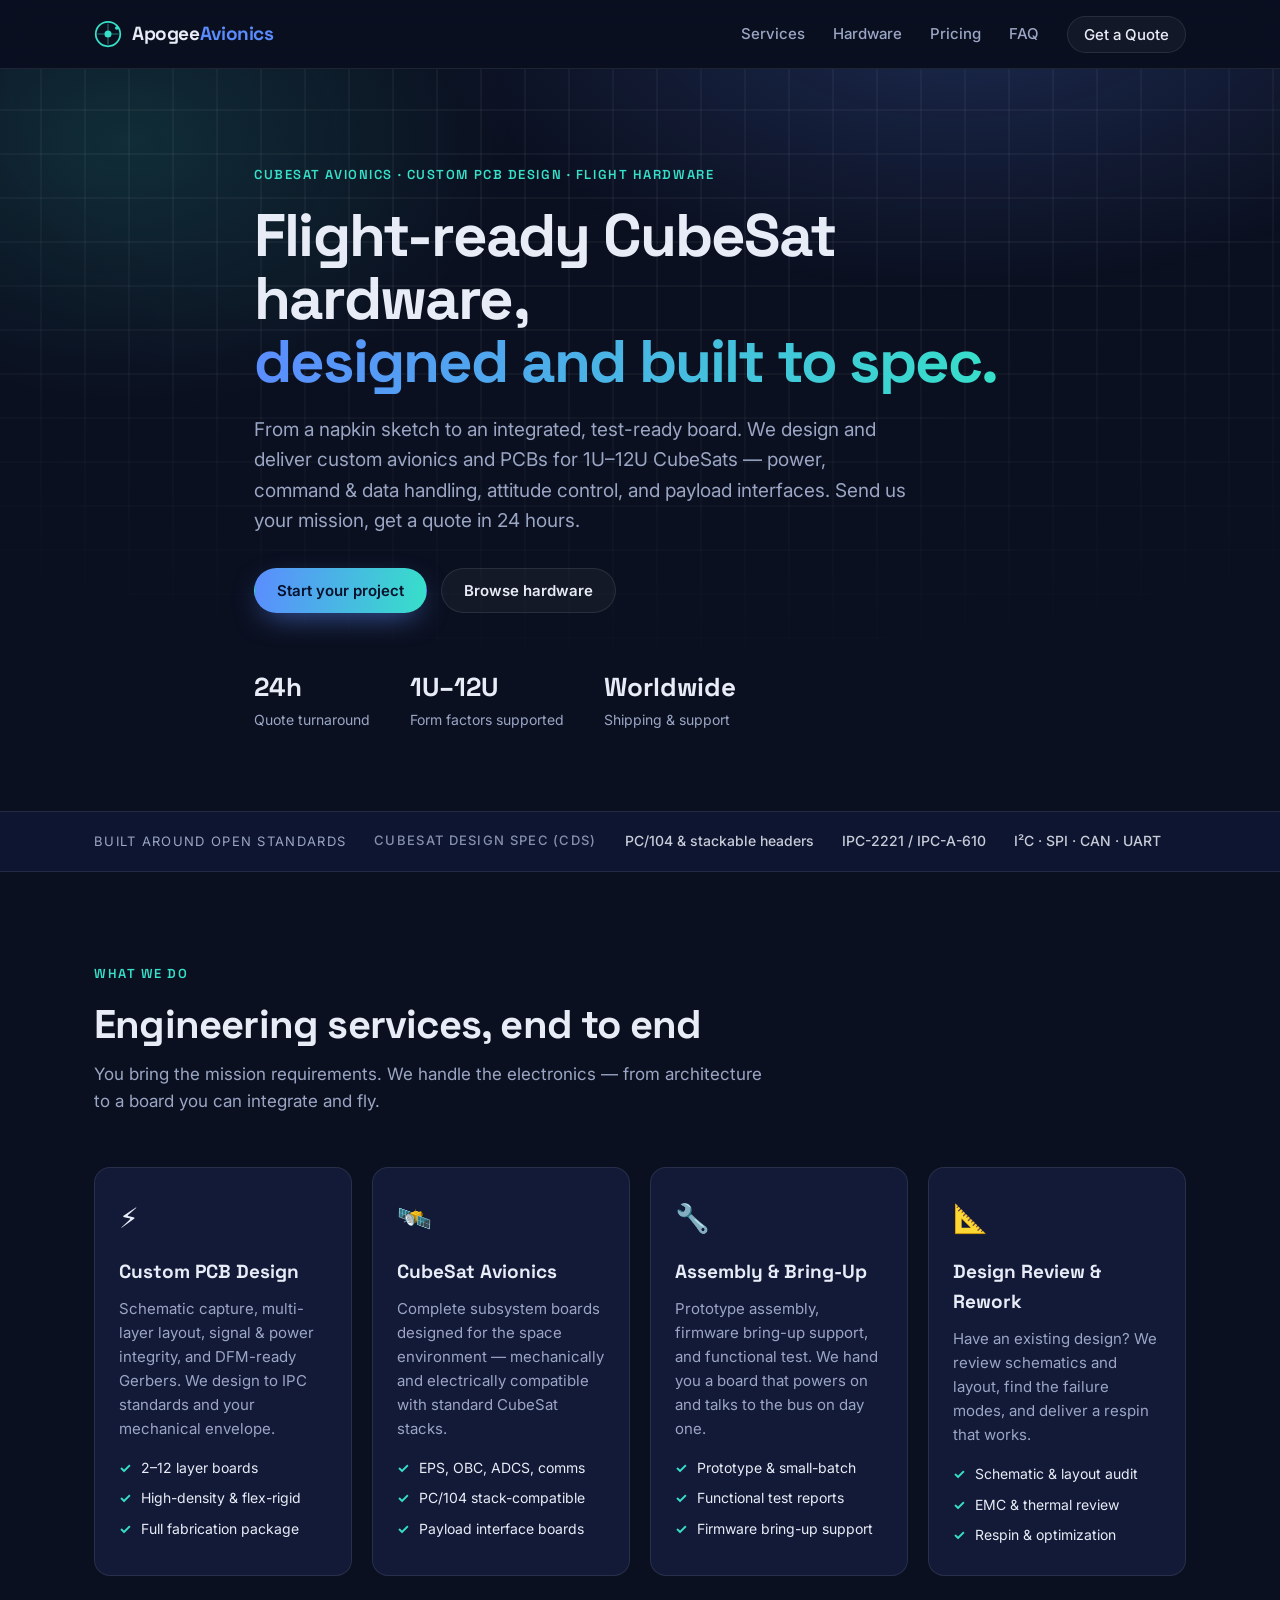
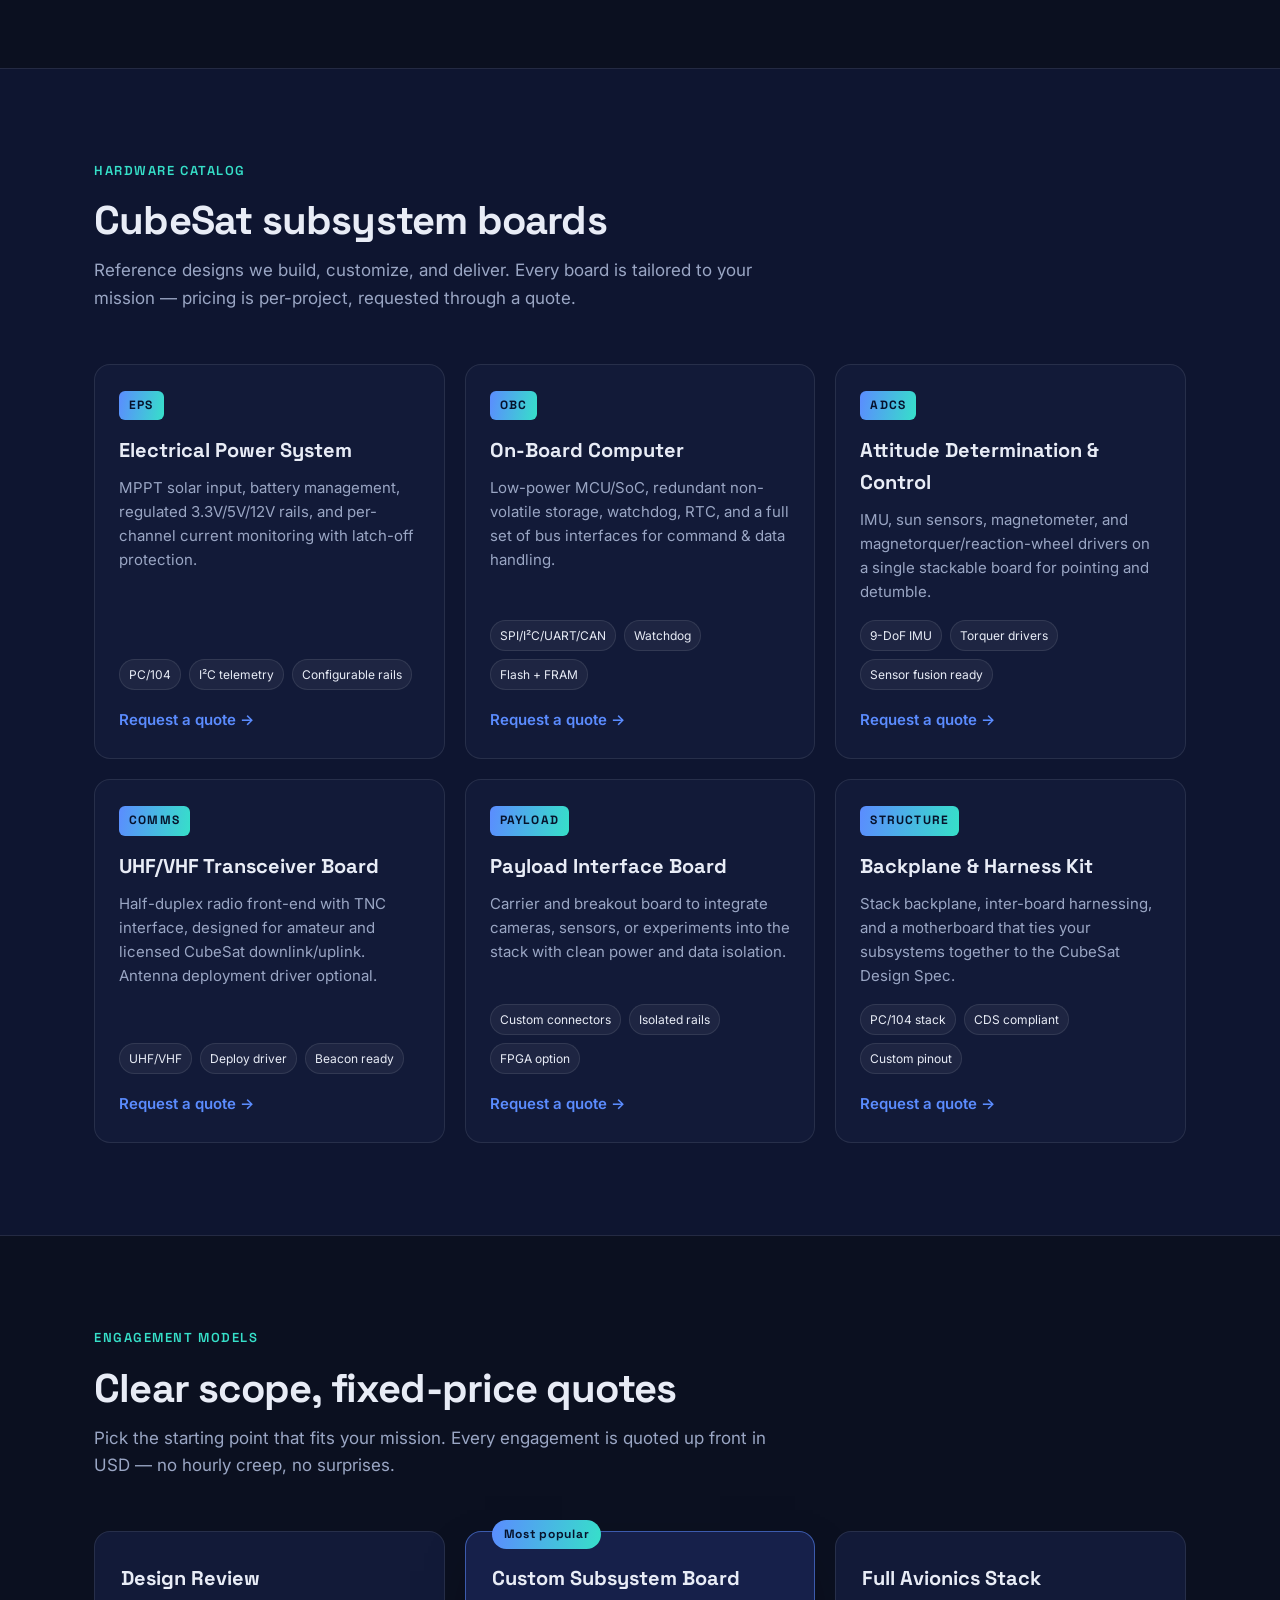
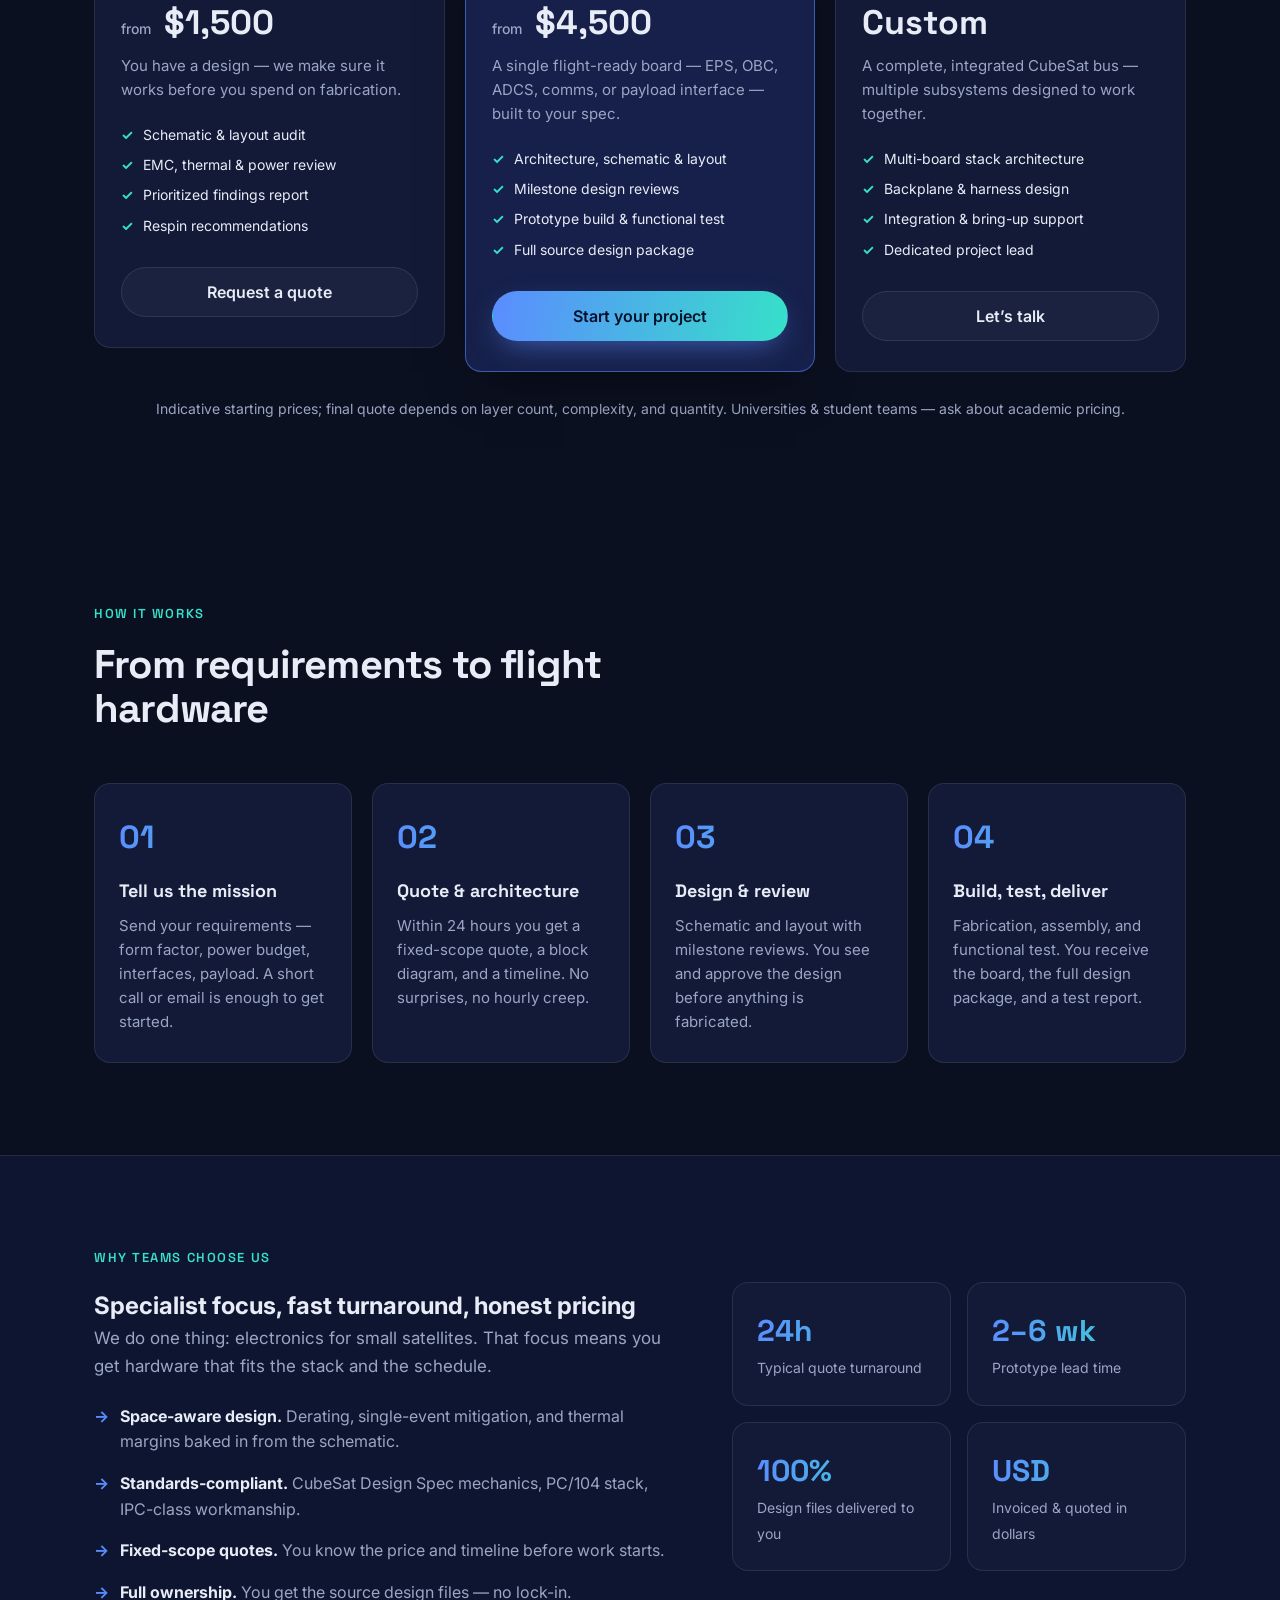
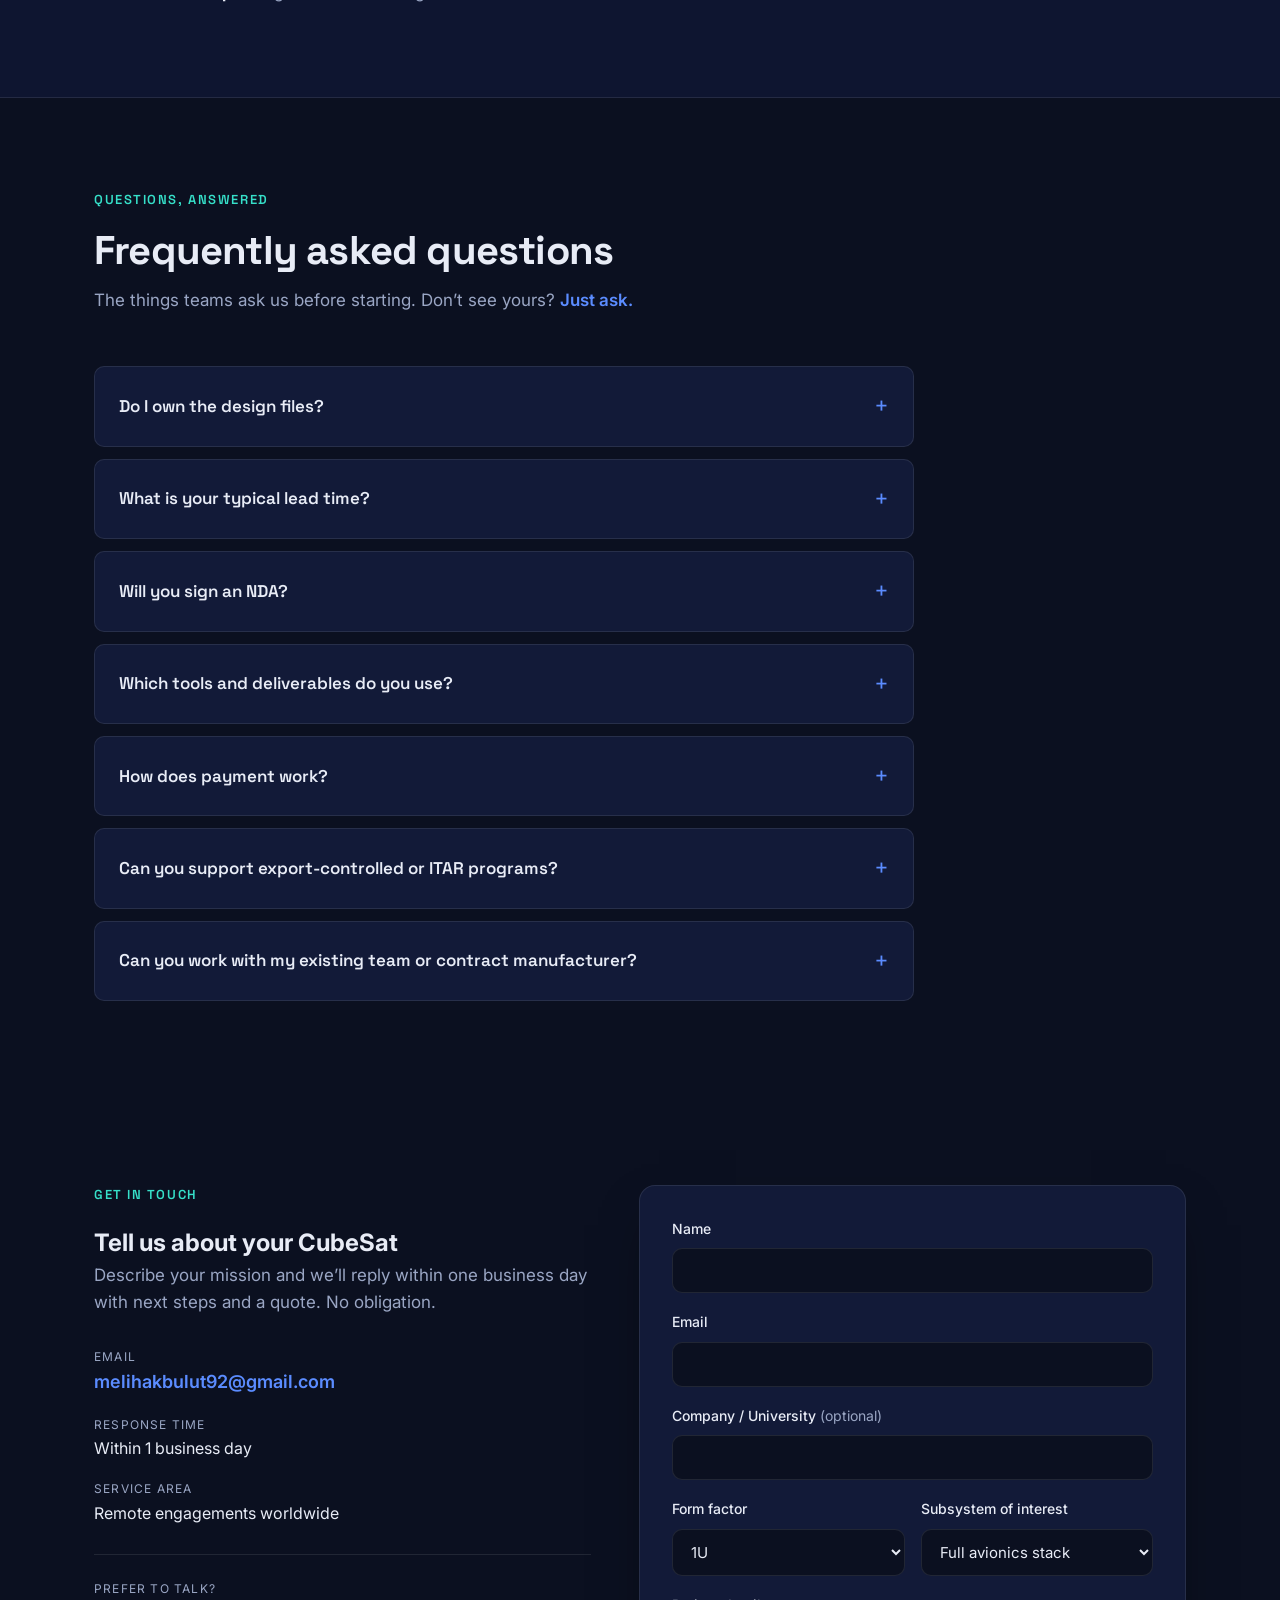
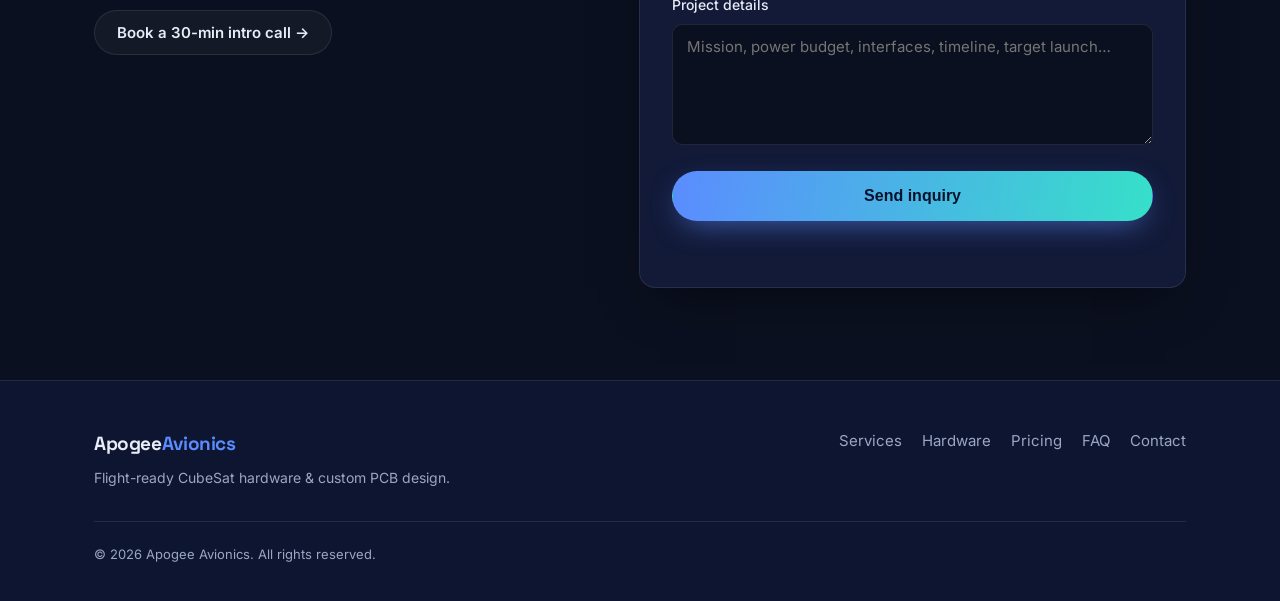
<file: index.html>
<!DOCTYPE html>
<html lang="en">
<head>
  <meta charset="UTF-8" />
  <meta name="viewport" content="width=device-width, initial-scale=1.0" />
  <title>Apogee Avionics — Flight-Ready CubeSat Hardware & PCB Design</title>
  <meta name="description" content="Custom CubeSat avionics, flight-ready PCB design, and subsystem hardware. From schematic to integrated board — EPS, OBC, ADCS, payload interfaces. Fast quotes, worldwide shipping." />
  <meta name="keywords" content="CubeSat PCB design, CubeSat avionics, custom satellite PCB, CubeSat EPS, CubeSat OBC, ADCS board, PC/104 CubeSat, smallsat electronics, nanosatellite hardware" />
  <meta name="theme-color" content="#0b1020" />
  <meta name="robots" content="index, follow" />
  <meta name="google-site-verification" content="1YBsDUiYLtKS7v7Hm2JpzANsQme81PRBfta9AL5uV8k" />
  <link rel="canonical" href="https://apogeeavionics.com/" />

  <!-- Open Graph / social preview -->
  <meta property="og:title" content="Apogee Avionics — CubeSat Hardware & PCB Design" />
  <meta property="og:description" content="Flight-ready CubeSat avionics and custom PCB design. Get a quote in 24 hours." />
  <meta property="og:type" content="website" />
  <meta property="og:url" content="https://apogeeavionics.com/" />
  <meta property="og:site_name" content="Apogee Avionics" />
  <meta name="twitter:card" content="summary_large_image" />
  <meta name="twitter:title" content="Apogee Avionics — CubeSat Hardware & PCB Design" />
  <meta name="twitter:description" content="Flight-ready CubeSat avionics and custom PCB design. Get a quote in 24 hours." />

  <link rel="icon" href="assets/favicon.svg" type="image/svg+xml" />
  <link rel="preconnect" href="https://fonts.googleapis.com" />
  <link rel="preconnect" href="https://fonts.gstatic.com" crossorigin />
  <link href="https://fonts.googleapis.com/css2?family=Inter:wght@400;500;600;700;800&family=Space+Grotesk:wght@500;600;700&display=swap" rel="stylesheet" />
  <link rel="stylesheet" href="styles.css" />

  <!-- Structured data for search engines (rich results) -->
  <script type="application/ld+json">
  {
    "@context": "https://schema.org",
    "@graph": [
      {
        "@type": "Organization",
        "@id": "https://apogeeavionics.com/#org",
        "name": "Apogee Avionics",
        "url": "https://apogeeavionics.com/",
        "email": "melihakbulut92@gmail.com",
        "description": "Custom CubeSat avionics and PCB design — EPS, OBC, ADCS, comms, and payload interface boards for 1U–12U CubeSats.",
        "areaServed": "Worldwide",
        "knowsAbout": ["CubeSat avionics", "PCB design", "Electrical Power Systems", "On-Board Computers", "Attitude Determination and Control", "PC/104", "IPC standards"]
      },
      {
        "@type": "WebSite",
        "@id": "https://apogeeavionics.com/#site",
        "url": "https://apogeeavionics.com/",
        "name": "Apogee Avionics",
        "publisher": { "@id": "https://apogeeavionics.com/#org" }
      },
      {
        "@type": "Service",
        "name": "CubeSat Hardware & Custom PCB Design",
        "provider": { "@id": "https://apogeeavionics.com/#org" },
        "serviceType": "CubeSat avionics design and custom PCB engineering",
        "areaServed": "Worldwide",
        "description": "Schematic capture, multi-layer PCB layout, CubeSat subsystem boards, prototype assembly, functional test, and design review for 1U–12U CubeSats."
      },
      {
        "@type": "FAQPage",
        "mainEntity": [
          { "@type": "Question", "name": "Do I own the design files?", "acceptedAnswer": { "@type": "Answer", "text": "Yes. You receive the full source design package — schematics, layout, Gerbers, BOM, and assembly drawings. No vendor lock-in." } },
          { "@type": "Question", "name": "What is your typical lead time?", "acceptedAnswer": { "@type": "Answer", "text": "You get a fixed-scope quote within one business day. Prototype boards typically take 2–6 weeks depending on complexity and fabrication." } },
          { "@type": "Question", "name": "Will you sign an NDA?", "acceptedAnswer": { "@type": "Answer", "text": "Yes. We routinely work under NDA and treat your mission details and IP as confidential." } },
          { "@type": "Question", "name": "Which EDA tools and deliverables do you use?", "acceptedAnswer": { "@type": "Answer", "text": "We design in industry-standard tools and deliver a complete fabrication package: schematics, PCB layout source, Gerbers, drill files, BOM, pick-and-place, and a functional test report." } },
          { "@type": "Question", "name": "How does payment work?", "acceptedAnswer": { "@type": "Answer", "text": "Projects are quoted and invoiced in USD with milestone-based payments — typically a deposit to start and the balance on delivery." } },
          { "@type": "Question", "name": "Can you support export-controlled or ITAR programs?", "acceptedAnswer": { "@type": "Answer", "text": "We focus on commercial, educational, and research hardware. If your program involves export-controlled or ITAR-regulated items, tell us up front so we can scope it correctly or refer you appropriately." } }
        ]
      }
    ]
  }
  </script>
</head>
<body>
  <!-- ===== NAV ===== -->
  <header class="nav" id="top">
    <div class="container nav__inner">
      <a class="brand" href="#top" aria-label="Apogee Avionics home">
        <svg class="brand__mark" viewBox="0 0 32 32" width="28" height="28" aria-hidden="true">
          <circle cx="16" cy="16" r="14" fill="none" stroke="currentColor" stroke-width="2"/>
          <path d="M16 4 L16 28 M4 16 L28 16" stroke="currentColor" stroke-width="1.2" opacity="0.5"/>
          <circle cx="16" cy="16" r="4" fill="currentColor"/>
          <circle cx="26" cy="9" r="2" fill="currentColor"/>
        </svg>
        <span class="brand__name">Apogee<span class="brand__name--accent">Avionics</span></span>
      </a>
      <nav class="nav__links" aria-label="Primary">
        <a href="#services">Services</a>
        <a href="#products">Hardware</a>
        <a href="#pricing">Pricing</a>
        <a href="#faq">FAQ</a>
        <a class="btn btn--ghost btn--sm" href="#contact">Get a Quote</a>
      </nav>
      <button class="nav__toggle" aria-label="Toggle menu" aria-expanded="false">
        <span></span><span></span><span></span>
      </button>
    </div>
  </header>

  <!-- ===== HERO ===== -->
  <section class="hero">
    <div class="hero__grid" aria-hidden="true"></div>
    <div class="container hero__inner">
      <p class="eyebrow">CubeSat Avionics &middot; Custom PCB Design &middot; Flight Hardware</p>
      <h1 class="hero__title">
        Flight-ready CubeSat hardware,<br />
        <span class="grad">designed and built to spec.</span>
      </h1>
      <p class="hero__lead">
        From a napkin sketch to an integrated, test-ready board. We design and deliver
        custom avionics and PCBs for 1U&ndash;12U CubeSats &mdash; power, command &amp; data
        handling, attitude control, and payload interfaces. Send us your mission, get a
        quote in 24 hours.
      </p>
      <div class="hero__cta">
        <a class="btn btn--primary" href="#contact">Start your project</a>
        <a class="btn btn--ghost" href="#products">Browse hardware</a>
      </div>
      <ul class="hero__stats">
        <li><strong>24h</strong><span>Quote turnaround</span></li>
        <li><strong>1U&ndash;12U</strong><span>Form factors supported</span></li>
        <li><strong>Worldwide</strong><span>Shipping &amp; support</span></li>
      </ul>
    </div>
  </section>

  <!-- ===== TRUST BAR ===== -->
  <section class="trustbar">
    <div class="container trustbar__inner">
      <span>Built around open standards</span>
      <div class="trustbar__items">
        <span>CubeSat Design Spec (CDS)</span>
        <span>PC/104 &amp; stackable headers</span>
        <span>IPC-2221 / IPC-A-610</span>
        <span>I&sup2;C &middot; SPI &middot; CAN &middot; UART</span>
      </div>
    </div>
  </section>

  <!-- ===== SERVICES ===== -->
  <section class="section" id="services">
    <div class="container">
      <div class="section__head">
        <p class="eyebrow">What we do</p>
        <h2>Engineering services, end to end</h2>
        <p class="section__sub">You bring the mission requirements. We handle the electronics &mdash; from architecture to a board you can integrate and fly.</p>
      </div>

      <div class="cards">
        <article class="card">
          <div class="card__icon">⚡</div>
          <h3>Custom PCB Design</h3>
          <p>Schematic capture, multi-layer layout, signal &amp; power integrity, and DFM-ready Gerbers. We design to IPC standards and your mechanical envelope.</p>
          <ul class="ticks">
            <li>2&ndash;12 layer boards</li>
            <li>High-density &amp; flex-rigid</li>
            <li>Full fabrication package</li>
          </ul>
        </article>

        <article class="card">
          <div class="card__icon">🛰️</div>
          <h3>CubeSat Avionics</h3>
          <p>Complete subsystem boards designed for the space environment &mdash; mechanically and electrically compatible with standard CubeSat stacks.</p>
          <ul class="ticks">
            <li>EPS, OBC, ADCS, comms</li>
            <li>PC/104 stack-compatible</li>
            <li>Payload interface boards</li>
          </ul>
        </article>

        <article class="card">
          <div class="card__icon">🔧</div>
          <h3>Assembly &amp; Bring-Up</h3>
          <p>Prototype assembly, firmware bring-up support, and functional test. We hand you a board that powers on and talks to the bus on day one.</p>
          <ul class="ticks">
            <li>Prototype &amp; small-batch</li>
            <li>Functional test reports</li>
            <li>Firmware bring-up support</li>
          </ul>
        </article>

        <article class="card">
          <div class="card__icon">📐</div>
          <h3>Design Review &amp; Rework</h3>
          <p>Have an existing design? We review schematics and layout, find the failure modes, and deliver a respin that works.</p>
          <ul class="ticks">
            <li>Schematic &amp; layout audit</li>
            <li>EMC &amp; thermal review</li>
            <li>Respin &amp; optimization</li>
          </ul>
        </article>
      </div>
    </div>
  </section>

  <!-- ===== PRODUCTS / HARDWARE ===== -->
  <section class="section section--alt" id="products">
    <div class="container">
      <div class="section__head">
        <p class="eyebrow">Hardware catalog</p>
        <h2>CubeSat subsystem boards</h2>
        <p class="section__sub">Reference designs we build, customize, and deliver. Every board is tailored to your mission &mdash; pricing is per-project, requested through a quote.</p>
      </div>

      <div class="products">
        <article class="product">
          <div class="product__tag">EPS</div>
          <h3>Electrical Power System</h3>
          <p>MPPT solar input, battery management, regulated 3.3V/5V/12V rails, and per-channel current monitoring with latch-off protection.</p>
          <div class="product__meta">
            <span>PC/104</span><span>I&sup2;C telemetry</span><span>Configurable rails</span>
          </div>
          <a class="product__cta" href="#contact">Request a quote &rarr;</a>
        </article>

        <article class="product">
          <div class="product__tag">OBC</div>
          <h3>On-Board Computer</h3>
          <p>Low-power MCU/SoC, redundant non-volatile storage, watchdog, RTC, and a full set of bus interfaces for command &amp; data handling.</p>
          <div class="product__meta">
            <span>SPI/I&sup2;C/UART/CAN</span><span>Watchdog</span><span>Flash + FRAM</span>
          </div>
          <a class="product__cta" href="#contact">Request a quote &rarr;</a>
        </article>

        <article class="product">
          <div class="product__tag">ADCS</div>
          <h3>Attitude Determination &amp; Control</h3>
          <p>IMU, sun sensors, magnetometer, and magnetorquer/reaction-wheel drivers on a single stackable board for pointing and detumble.</p>
          <div class="product__meta">
            <span>9-DoF IMU</span><span>Torquer drivers</span><span>Sensor fusion ready</span>
          </div>
          <a class="product__cta" href="#contact">Request a quote &rarr;</a>
        </article>

        <article class="product">
          <div class="product__tag">COMMS</div>
          <h3>UHF/VHF Transceiver Board</h3>
          <p>Half-duplex radio front-end with TNC interface, designed for amateur and licensed CubeSat downlink/uplink. Antenna deployment driver optional.</p>
          <div class="product__meta">
            <span>UHF/VHF</span><span>Deploy driver</span><span>Beacon ready</span>
          </div>
          <a class="product__cta" href="#contact">Request a quote &rarr;</a>
        </article>

        <article class="product">
          <div class="product__tag">PAYLOAD</div>
          <h3>Payload Interface Board</h3>
          <p>Carrier and breakout board to integrate cameras, sensors, or experiments into the stack with clean power and data isolation.</p>
          <div class="product__meta">
            <span>Custom connectors</span><span>Isolated rails</span><span>FPGA option</span>
          </div>
          <a class="product__cta" href="#contact">Request a quote &rarr;</a>
        </article>

        <article class="product">
          <div class="product__tag">STRUCTURE</div>
          <h3>Backplane &amp; Harness Kit</h3>
          <p>Stack backplane, inter-board harnessing, and a motherboard that ties your subsystems together to the CubeSat Design Spec.</p>
          <div class="product__meta">
            <span>PC/104 stack</span><span>CDS compliant</span><span>Custom pinout</span>
          </div>
          <a class="product__cta" href="#contact">Request a quote &rarr;</a>
        </article>
      </div>
    </div>
  </section>

  <!-- ===== PRICING / ENGAGEMENT ===== -->
  <section class="section" id="pricing">
    <div class="container">
      <div class="section__head">
        <p class="eyebrow">Engagement models</p>
        <h2>Clear scope, fixed-price quotes</h2>
        <p class="section__sub">Pick the starting point that fits your mission. Every engagement is quoted up front in USD &mdash; no hourly creep, no surprises.</p>
      </div>

      <div class="pricing">
        <article class="tier">
          <h3 class="tier__name">Design Review</h3>
          <p class="tier__price"><span>from</span> $1,500</p>
          <p class="tier__desc">You have a design &mdash; we make sure it works before you spend on fabrication.</p>
          <ul class="ticks">
            <li>Schematic &amp; layout audit</li>
            <li>EMC, thermal &amp; power review</li>
            <li>Prioritized findings report</li>
            <li>Respin recommendations</li>
          </ul>
          <a class="btn btn--ghost btn--block" href="#contact">Request a quote</a>
        </article>

        <article class="tier tier--featured">
          <div class="tier__badge">Most popular</div>
          <h3 class="tier__name">Custom Subsystem Board</h3>
          <p class="tier__price"><span>from</span> $4,500</p>
          <p class="tier__desc">A single flight-ready board &mdash; EPS, OBC, ADCS, comms, or payload interface &mdash; built to your spec.</p>
          <ul class="ticks">
            <li>Architecture, schematic &amp; layout</li>
            <li>Milestone design reviews</li>
            <li>Prototype build &amp; functional test</li>
            <li>Full source design package</li>
          </ul>
          <a class="btn btn--primary btn--block" href="#contact">Start your project</a>
        </article>

        <article class="tier">
          <h3 class="tier__name">Full Avionics Stack</h3>
          <p class="tier__price">Custom</p>
          <p class="tier__desc">A complete, integrated CubeSat bus &mdash; multiple subsystems designed to work together.</p>
          <ul class="ticks">
            <li>Multi-board stack architecture</li>
            <li>Backplane &amp; harness design</li>
            <li>Integration &amp; bring-up support</li>
            <li>Dedicated project lead</li>
          </ul>
          <a class="btn btn--ghost btn--block" href="#contact">Let&rsquo;s talk</a>
        </article>
      </div>
      <p class="pricing__note">Indicative starting prices; final quote depends on layer count, complexity, and quantity. Universities &amp; student teams &mdash; ask about academic pricing.</p>
    </div>
  </section>

  <!-- ===== PROCESS ===== -->
  <section class="section" id="process">
    <div class="container">
      <div class="section__head">
        <p class="eyebrow">How it works</p>
        <h2>From requirements to flight hardware</h2>
      </div>
      <ol class="steps">
        <li class="step">
          <div class="step__num">01</div>
          <h3>Tell us the mission</h3>
          <p>Send your requirements &mdash; form factor, power budget, interfaces, payload. A short call or email is enough to get started.</p>
        </li>
        <li class="step">
          <div class="step__num">02</div>
          <h3>Quote &amp; architecture</h3>
          <p>Within 24 hours you get a fixed-scope quote, a block diagram, and a timeline. No surprises, no hourly creep.</p>
        </li>
        <li class="step">
          <div class="step__num">03</div>
          <h3>Design &amp; review</h3>
          <p>Schematic and layout with milestone reviews. You see and approve the design before anything is fabricated.</p>
        </li>
        <li class="step">
          <div class="step__num">04</div>
          <h3>Build, test, deliver</h3>
          <p>Fabrication, assembly, and functional test. You receive the board, the full design package, and a test report.</p>
        </li>
      </ol>
    </div>
  </section>

  <!-- ===== WHY US ===== -->
  <section class="section section--alt" id="why">
    <div class="container why">
      <div class="why__copy">
        <p class="eyebrow">Why teams choose us</p>
        <h2>Specialist focus, fast turnaround, honest pricing</h2>
        <p class="section__sub">We do one thing: electronics for small satellites. That focus means you get hardware that fits the stack and the schedule.</p>
        <ul class="features">
          <li><strong>Space-aware design.</strong> Derating, single-event mitigation, and thermal margins baked in from the schematic.</li>
          <li><strong>Standards-compliant.</strong> CubeSat Design Spec mechanics, PC/104 stack, IPC-class workmanship.</li>
          <li><strong>Fixed-scope quotes.</strong> You know the price and timeline before work starts.</li>
          <li><strong>Full ownership.</strong> You get the source design files &mdash; no lock-in.</li>
        </ul>
      </div>
      <aside class="why__panel">
        <div class="why__stat"><strong>24h</strong><span>Typical quote turnaround</span></div>
        <div class="why__stat"><strong>2&ndash;6 wk</strong><span>Prototype lead time</span></div>
        <div class="why__stat"><strong>100%</strong><span>Design files delivered to you</span></div>
        <div class="why__stat"><strong>USD</strong><span>Invoiced &amp; quoted in dollars</span></div>
      </aside>
    </div>
  </section>

  <!-- ===== FAQ ===== -->
  <section class="section" id="faq">
    <div class="container">
      <div class="section__head">
        <p class="eyebrow">Questions, answered</p>
        <h2>Frequently asked questions</h2>
        <p class="section__sub">The things teams ask us before starting. Don&rsquo;t see yours? <a class="inline-link" href="#contact">Just ask.</a></p>
      </div>

      <div class="faq">
        <details class="faq__item">
          <summary>Do I own the design files?</summary>
          <p>Yes. You receive the full source design package &mdash; schematics, PCB layout source, Gerbers, drill files, BOM, and assembly drawings. No vendor lock-in, ever.</p>
        </details>
        <details class="faq__item">
          <summary>What is your typical lead time?</summary>
          <p>You get a fixed-scope quote within one business day. Prototype boards typically take 2&ndash;6 weeks depending on complexity, layer count, and fabrication queue.</p>
        </details>
        <details class="faq__item">
          <summary>Will you sign an NDA?</summary>
          <p>Yes. We routinely work under NDA and treat your mission details and IP as strictly confidential. Send yours, or use ours.</p>
        </details>
        <details class="faq__item">
          <summary>Which tools and deliverables do you use?</summary>
          <p>We design in industry-standard EDA tools and deliver a complete, fab-ready package: schematics, layout source, Gerbers, drill files, BOM, pick-and-place files, and a functional test report.</p>
        </details>
        <details class="faq__item">
          <summary>How does payment work?</summary>
          <p>Projects are quoted and invoiced in USD with milestone-based payments &mdash; typically a deposit to begin and the balance on delivery. No hidden hourly billing.</p>
        </details>
        <details class="faq__item">
          <summary>Can you support export-controlled or ITAR programs?</summary>
          <p>We focus on commercial, educational, and research hardware. If your program involves export-controlled or ITAR-regulated items, tell us up front so we can scope it correctly or point you to the right partner.</p>
        </details>
        <details class="faq__item">
          <summary>Can you work with my existing team or contract manufacturer?</summary>
          <p>Absolutely. We hand off clean, documented design files and can coordinate directly with your CM, or manage fabrication and assembly for you &mdash; your choice.</p>
        </details>
      </div>
    </div>
  </section>

  <!-- ===== CONTACT ===== -->
  <section class="section" id="contact">
    <div class="container contact">
      <div class="contact__copy">
        <p class="eyebrow">Get in touch</p>
        <h2>Tell us about your CubeSat</h2>
        <p class="section__sub">Describe your mission and we&rsquo;ll reply within one business day with next steps and a quote. No obligation.</p>
        <ul class="contact__direct">
          <li>
            <span class="contact__label">Email</span>
            <a id="emailLink" href="mailto:melihakbulut92@gmail.com?subject=CubeSat%20project%20inquiry">melihakbulut92@gmail.com</a>
          </li>
          <li>
            <span class="contact__label">Response time</span>
            <span>Within 1 business day</span>
          </li>
          <li>
            <span class="contact__label">Service area</span>
            <span>Remote engagements worldwide</span>
          </li>
        </ul>
        <div class="contact__book" id="bookBlock" hidden>
          <span class="contact__label">Prefer to talk?</span>
          <a class="btn btn--ghost" id="bookLink" href="#" target="_blank" rel="noopener">Book a 30-min intro call &rarr;</a>
        </div>
      </div>

      <form class="contact__form" id="quoteForm" action="https://formspree.io/f/xbdebwrj" method="POST">
        <div class="field">
          <label for="name">Name</label>
          <input id="name" name="name" type="text" autocomplete="name" required />
        </div>
        <div class="field">
          <label for="email">Email</label>
          <input id="email" name="email" type="email" autocomplete="email" required />
        </div>
        <div class="field">
          <label for="org">Company / University <span class="opt">(optional)</span></label>
          <input id="org" name="organization" type="text" autocomplete="organization" />
        </div>
        <div class="field field--row">
          <div>
            <label for="form-factor">Form factor</label>
            <select id="form-factor" name="form_factor">
              <option>1U</option><option>2U</option><option>3U</option>
              <option>6U</option><option>12U</option><option>Not sure yet</option>
            </select>
          </div>
          <div>
            <label for="subsystem">Subsystem of interest</label>
            <select id="subsystem" name="subsystem">
              <option>Full avionics stack</option>
              <option>EPS — Power</option>
              <option>OBC — Computer</option>
              <option>ADCS — Attitude control</option>
              <option>Comms</option>
              <option>Payload interface</option>
              <option>Custom PCB (other)</option>
            </select>
          </div>
        </div>
        <div class="field">
          <label for="message">Project details</label>
          <textarea id="message" name="message" rows="5" placeholder="Mission, power budget, interfaces, timeline, target launch…" required></textarea>
        </div>
        <input type="text" name="_gotcha" style="display:none" tabindex="-1" autocomplete="off" aria-hidden="true" />
        <button class="btn btn--primary btn--block" type="submit">Send inquiry</button>
        <p class="form__note" id="formNote" role="status"></p>
      </form>
    </div>
  </section>

  <!-- ===== FOOTER ===== -->
  <footer class="footer">
    <div class="container footer__inner">
      <div class="footer__brand">
        <span class="brand__name">Apogee<span class="brand__name--accent">Avionics</span></span>
        <p>Flight-ready CubeSat hardware &amp; custom PCB design.</p>
      </div>
      <nav class="footer__links" aria-label="Footer">
        <a href="#services">Services</a>
        <a href="#products">Hardware</a>
        <a href="#pricing">Pricing</a>
        <a href="#faq">FAQ</a>
        <a href="#contact">Contact</a>
      </nav>
      <p class="footer__legal">&copy; <span id="year"></span> Apogee Avionics. All rights reserved.</p>
    </div>
  </footer>

  <script src="script.js"></script>
</body>
</html>
</file>
<file: styles.css>
/* ===== Tokens ===== */
:root {
  --bg: #0b1020;
  --bg-alt: #0e1530;
  --panel: #121a38;
  --panel-2: #16204a;
  --line: rgba(255, 255, 255, 0.09);
  --text: #e8ecf6;
  --muted: #9aa6c4;
  --accent: #5b8cff;
  --accent-2: #36e0c9;
  --accent-grad: linear-gradient(100deg, #5b8cff, #36e0c9);
  --radius: 16px;
  --radius-sm: 10px;
  --max: 1140px;
  --shadow: 0 20px 50px -20px rgba(0, 0, 0, 0.6);
  --font: "Inter", system-ui, -apple-system, Segoe UI, Roboto, sans-serif;
  --display: "Space Grotesk", var(--font);
}

* { box-sizing: border-box; margin: 0; padding: 0; }
html { scroll-behavior: smooth; }
body {
  font-family: var(--font);
  background: var(--bg);
  color: var(--text);
  line-height: 1.6;
  -webkit-font-smoothing: antialiased;
  overflow-x: hidden;
}
a { color: inherit; text-decoration: none; }
img, svg { display: block; }

.container { width: 100%; max-width: var(--max); margin: 0 auto; padding: 0 24px; }

/* ===== Buttons ===== */
.btn {
  display: inline-flex; align-items: center; justify-content: center; gap: 8px;
  font-weight: 600; font-size: 15px; line-height: 1;
  padding: 14px 22px; border-radius: 999px; border: 1px solid transparent;
  cursor: pointer; transition: transform .15s ease, box-shadow .2s ease, background .2s ease, border-color .2s ease;
  white-space: nowrap;
}
.btn--sm { padding: 10px 16px; font-size: 14px; }
.btn--block { width: 100%; padding: 16px; font-size: 16px; }
.btn--primary { background: var(--accent-grad); color: #06122b; box-shadow: 0 10px 30px -10px rgba(91, 140, 255, .7); }
.btn--primary:hover { transform: translateY(-2px); box-shadow: 0 16px 40px -12px rgba(54, 224, 201, .6); }
.btn--ghost { background: rgba(255,255,255,.04); border-color: var(--line); color: var(--text); }
.btn--ghost:hover { background: rgba(255,255,255,.08); border-color: rgba(255,255,255,.2); }

/* ===== Nav ===== */
.nav {
  position: sticky; top: 0; z-index: 50;
  background: rgba(11, 16, 32, .72);
  backdrop-filter: blur(14px);
  border-bottom: 1px solid var(--line);
}
.nav__inner { display: flex; align-items: center; justify-content: space-between; height: 68px; }
.brand { display: flex; align-items: center; gap: 10px; color: var(--text); }
.brand__mark { color: var(--accent-2); }
.brand__name { font-family: var(--display); font-weight: 700; font-size: 19px; letter-spacing: -.02em; }
.brand__name--accent { color: var(--accent); }
.nav__links { display: flex; align-items: center; gap: 28px; }
.nav__links a { color: var(--muted); font-size: 15px; font-weight: 500; transition: color .15s ease; }
.nav__links a:hover { color: var(--text); }
.nav__links .btn { color: var(--text); }
.nav__toggle { display: none; flex-direction: column; gap: 5px; background: none; border: 0; cursor: pointer; padding: 8px; }
.nav__toggle span { width: 24px; height: 2px; background: var(--text); border-radius: 2px; transition: .2s; }

/* ===== Hero ===== */
.hero { position: relative; padding: 96px 0 80px; overflow: hidden; }
.hero__grid {
  position: absolute; inset: -2px;
  background:
    radial-gradient(900px 500px at 75% -10%, rgba(91,140,255,.22), transparent 60%),
    radial-gradient(700px 500px at 10% 10%, rgba(54,224,201,.14), transparent 55%),
    linear-gradient(transparent 95%, rgba(255,255,255,.04) 95%) 0 0 / 100% 44px,
    linear-gradient(90deg, transparent 95%, rgba(255,255,255,.04) 95%) 0 0 / 44px 100%;
  mask-image: radial-gradient(120% 100% at 50% 0%, #000 40%, transparent 85%);
  pointer-events: none;
}
.hero__inner { position: relative; max-width: 820px; }
.eyebrow {
  font-family: var(--display); font-size: 13px; font-weight: 600; letter-spacing: .12em;
  text-transform: uppercase; color: var(--accent-2); margin-bottom: 18px;
}
.hero__title { font-family: var(--display); font-size: clamp(34px, 6vw, 60px); line-height: 1.05; letter-spacing: -.03em; font-weight: 700; }
.grad { background: var(--accent-grad); -webkit-background-clip: text; background-clip: text; color: transparent; }
.hero__lead { color: var(--muted); font-size: clamp(16px, 2.2vw, 19px); margin: 22px 0 32px; max-width: 660px; }
.hero__cta { display: flex; flex-wrap: wrap; gap: 14px; }
.hero__stats { list-style: none; display: flex; flex-wrap: wrap; gap: 40px; margin-top: 54px; }
.hero__stats li { display: flex; flex-direction: column; }
.hero__stats strong { font-family: var(--display); font-size: 26px; color: var(--text); }
.hero__stats span { color: var(--muted); font-size: 14px; }

/* ===== Trust bar ===== */
.trustbar { border-top: 1px solid var(--line); border-bottom: 1px solid var(--line); background: var(--bg-alt); }
.trustbar__inner { display: flex; flex-wrap: wrap; align-items: center; gap: 12px 28px; padding: 18px 24px; }
.trustbar span:first-child { color: var(--muted); font-size: 13px; text-transform: uppercase; letter-spacing: .1em; }
.trustbar__items { display: flex; flex-wrap: wrap; gap: 12px 28px; }
.trustbar__items span { color: var(--text); font-size: 14px; font-weight: 500; opacity: .85; }

/* ===== Sections ===== */
.section { padding: 92px 0; }
.section--alt { background: var(--bg-alt); border-top: 1px solid var(--line); border-bottom: 1px solid var(--line); }
.section__head { max-width: 680px; margin-bottom: 52px; }
.section__head h2 { font-family: var(--display); font-size: clamp(28px, 4vw, 40px); letter-spacing: -.02em; line-height: 1.1; margin-bottom: 14px; }
.section__sub { color: var(--muted); font-size: 17px; }

/* ===== Cards (services) ===== */
.cards { display: grid; grid-template-columns: repeat(4, 1fr); gap: 20px; }
.card {
  background: var(--panel); border: 1px solid var(--line); border-radius: var(--radius);
  padding: 28px 24px; transition: transform .2s ease, border-color .2s ease, background .2s ease;
}
.card:hover { transform: translateY(-4px); border-color: rgba(91,140,255,.5); background: var(--panel-2); }
.card__icon { font-size: 28px; margin-bottom: 16px; }
.card h3 { font-family: var(--display); font-size: 19px; margin-bottom: 10px; }
.card p { color: var(--muted); font-size: 15px; margin-bottom: 16px; }
.ticks { list-style: none; display: flex; flex-direction: column; gap: 8px; }
.ticks li { position: relative; padding-left: 22px; font-size: 14px; color: var(--text); }
.ticks li::before { content: "✓"; position: absolute; left: 0; color: var(--accent-2); font-weight: 700; }

/* ===== Products ===== */
.products { display: grid; grid-template-columns: repeat(3, 1fr); gap: 20px; }
.product {
  position: relative; background: var(--panel); border: 1px solid var(--line);
  border-radius: var(--radius); padding: 26px 24px; display: flex; flex-direction: column;
  transition: transform .2s ease, border-color .2s ease;
}
.product:hover { transform: translateY(-4px); border-color: rgba(54,224,201,.5); }
.product__tag {
  align-self: flex-start; font-family: var(--display); font-size: 12px; font-weight: 700;
  letter-spacing: .1em; color: #06122b; background: var(--accent-grad);
  padding: 5px 10px; border-radius: 6px; margin-bottom: 14px;
}
.product h3 { font-family: var(--display); font-size: 20px; margin-bottom: 10px; }
.product p { color: var(--muted); font-size: 15px; margin-bottom: 16px; flex-grow: 1; }
.product__meta { display: flex; flex-wrap: wrap; gap: 8px; margin-bottom: 18px; }
.product__meta span { font-size: 12px; color: var(--text); background: rgba(255,255,255,.05); border: 1px solid var(--line); padding: 5px 9px; border-radius: 999px; }
.product__cta { color: var(--accent); font-weight: 600; font-size: 15px; transition: gap .2s ease; }
.product__cta:hover { color: var(--accent-2); }

/* ===== Pricing ===== */
.pricing { display: grid; grid-template-columns: repeat(3, 1fr); gap: 20px; align-items: start; }
.tier {
  position: relative; background: var(--panel); border: 1px solid var(--line);
  border-radius: var(--radius); padding: 30px 26px; display: flex; flex-direction: column; gap: 6px;
}
.tier--featured { border-color: rgba(91,140,255,.55); background: var(--panel-2); box-shadow: var(--shadow); }
.tier__badge {
  position: absolute; top: -12px; left: 26px; font-family: var(--display); font-size: 12px; font-weight: 700;
  letter-spacing: .06em; color: #06122b; background: var(--accent-grad); padding: 5px 12px; border-radius: 999px;
}
.tier__name { font-family: var(--display); font-size: 20px; }
.tier__price { font-family: var(--display); font-size: 34px; font-weight: 700; line-height: 1.1; margin: 4px 0 6px; }
.tier__price span { font-family: var(--font); font-size: 14px; font-weight: 500; color: var(--muted); margin-right: 4px; }
.tier__desc { color: var(--muted); font-size: 15px; margin-bottom: 16px; }
.tier .ticks { margin-bottom: 24px; }
.tier .btn { margin-top: auto; }
.pricing__note { text-align: center; color: var(--muted); font-size: 14px; margin-top: 26px; }

/* ===== FAQ ===== */
.faq { max-width: 820px; display: flex; flex-direction: column; gap: 12px; }
.faq__item { background: var(--panel); border: 1px solid var(--line); border-radius: var(--radius-sm); overflow: hidden; }
.faq__item summary {
  list-style: none; cursor: pointer; padding: 20px 24px; font-family: var(--display); font-size: 17px;
  font-weight: 600; display: flex; justify-content: space-between; align-items: center; gap: 16px; transition: color .15s;
}
.faq__item summary::-webkit-details-marker { display: none; }
.faq__item summary::after { content: "+"; color: var(--accent); font-size: 24px; font-weight: 400; transition: transform .2s ease; }
.faq__item[open] summary::after { transform: rotate(45deg); }
.faq__item summary:hover { color: var(--accent); }
.faq__item p { padding: 0 24px 22px; color: var(--muted); font-size: 15px; }
.inline-link { color: var(--accent); font-weight: 600; }
.inline-link:hover { color: var(--accent-2); }

/* ===== Contact booking ===== */
.contact__book { margin-top: 28px; padding-top: 24px; border-top: 1px solid var(--line); display: flex; flex-direction: column; gap: 12px; align-items: flex-start; }

/* ===== Steps ===== */
.steps { list-style: none; display: grid; grid-template-columns: repeat(4, 1fr); gap: 20px; counter-reset: step; }
.step { background: var(--panel); border: 1px solid var(--line); border-radius: var(--radius); padding: 28px 24px; }
.step__num { font-family: var(--display); font-size: 32px; font-weight: 700; background: var(--accent-grad); -webkit-background-clip: text; background-clip: text; color: transparent; margin-bottom: 14px; }
.step h3 { font-family: var(--display); font-size: 18px; margin-bottom: 8px; }
.step p { color: var(--muted); font-size: 15px; }

/* ===== Why ===== */
.why { display: grid; grid-template-columns: 1.3fr 1fr; gap: 48px; align-items: center; }
.features { list-style: none; display: flex; flex-direction: column; gap: 16px; margin-top: 24px; }
.features li { position: relative; padding-left: 26px; color: var(--muted); font-size: 16px; }
.features li::before { content: "→"; position: absolute; left: 0; color: var(--accent); font-weight: 700; }
.features strong { color: var(--text); }
.why__panel { display: grid; grid-template-columns: 1fr 1fr; gap: 16px; }
.why__stat { background: var(--panel); border: 1px solid var(--line); border-radius: var(--radius); padding: 24px; }
.why__stat strong { font-family: var(--display); font-size: 30px; display: block; background: var(--accent-grad); -webkit-background-clip: text; background-clip: text; color: transparent; }
.why__stat span { color: var(--muted); font-size: 14px; }

/* ===== Contact ===== */
.contact { display: grid; grid-template-columns: 1fr 1.1fr; gap: 48px; align-items: start; }
.contact__direct { list-style: none; display: flex; flex-direction: column; gap: 18px; margin-top: 30px; }
.contact__direct li { display: flex; flex-direction: column; gap: 2px; }
.contact__label { font-size: 12px; text-transform: uppercase; letter-spacing: .1em; color: var(--muted); }
.contact__direct a { color: var(--accent); font-weight: 600; font-size: 18px; }
.contact__form { background: var(--panel); border: 1px solid var(--line); border-radius: var(--radius); padding: 32px; box-shadow: var(--shadow); }
.field { margin-bottom: 18px; }
.field--row { display: grid; grid-template-columns: 1fr 1fr; gap: 16px; }
.field label { display: block; font-size: 14px; font-weight: 500; margin-bottom: 8px; }
.opt { color: var(--muted); font-weight: 400; }
.field input, .field select, .field textarea {
  width: 100%; background: var(--bg); border: 1px solid var(--line); border-radius: var(--radius-sm);
  color: var(--text); padding: 12px 14px; font-family: inherit; font-size: 15px; transition: border-color .15s ease, box-shadow .15s ease;
}
.field input:focus, .field select:focus, .field textarea:focus {
  outline: none; border-color: var(--accent); box-shadow: 0 0 0 3px rgba(91,140,255,.18);
}
.field textarea { resize: vertical; }
.form__note { margin-top: 14px; font-size: 14px; min-height: 20px; }
.form__note.ok { color: var(--accent-2); }
.form__note.err { color: #ff8a8a; }

/* ===== Footer ===== */
.footer { border-top: 1px solid var(--line); background: var(--bg-alt); padding: 48px 0 36px; }
.footer__inner { display: grid; grid-template-columns: 1.4fr 1fr; gap: 24px; align-items: start; }
.footer__brand p { color: var(--muted); font-size: 14px; margin-top: 8px; }
.footer__links { display: flex; flex-wrap: wrap; gap: 20px; justify-content: flex-end; }
.footer__links a { color: var(--muted); font-size: 15px; transition: color .15s; }
.footer__links a:hover { color: var(--text); }
.footer__legal { grid-column: 1 / -1; color: var(--muted); font-size: 13px; border-top: 1px solid var(--line); padding-top: 22px; margin-top: 8px; }

/* ===== Responsive ===== */
@media (max-width: 980px) {
  .cards { grid-template-columns: repeat(2, 1fr); }
  .products { grid-template-columns: repeat(2, 1fr); }
  .steps { grid-template-columns: repeat(2, 1fr); }
  .pricing { grid-template-columns: 1fr; max-width: 460px; margin: 0 auto; }
  .why { grid-template-columns: 1fr; gap: 32px; }
  .contact { grid-template-columns: 1fr; gap: 32px; }
}
@media (max-width: 760px) {
  .nav__links { position: fixed; inset: 68px 0 auto 0; background: var(--bg-alt); flex-direction: column; align-items: stretch; gap: 0; padding: 8px 0; border-bottom: 1px solid var(--line); transform: translateY(-120%); transition: transform .25s ease; }
  .nav__links.open { transform: translateY(0); }
  .nav__links a { padding: 14px 24px; }
  .nav__links .btn { margin: 8px 24px; }
  .nav__toggle { display: flex; }
  .cards, .products, .steps, .pricing { grid-template-columns: 1fr; }
  .why__panel { grid-template-columns: 1fr 1fr; }
  .field--row { grid-template-columns: 1fr; }
  .footer__inner { grid-template-columns: 1fr; }
  .footer__links { justify-content: flex-start; }
  .hero__stats { gap: 28px; }
}
</file>
